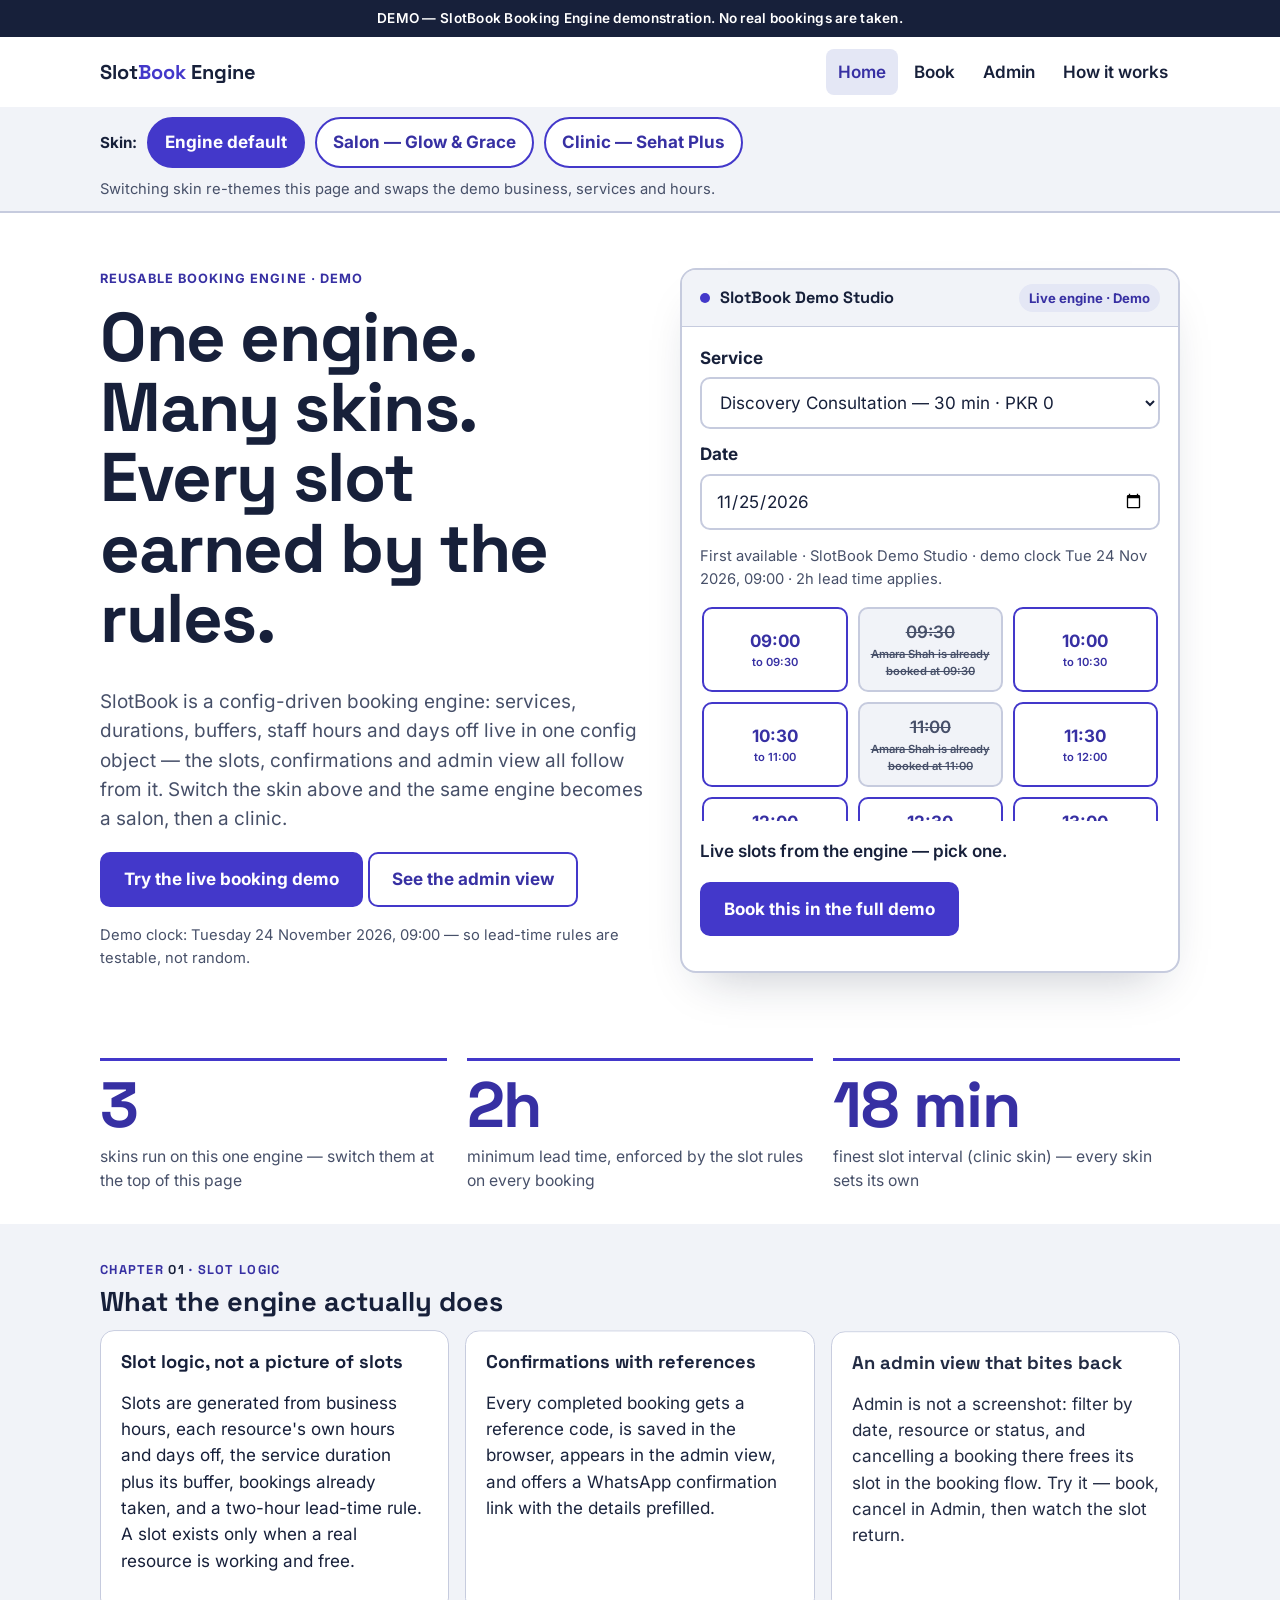
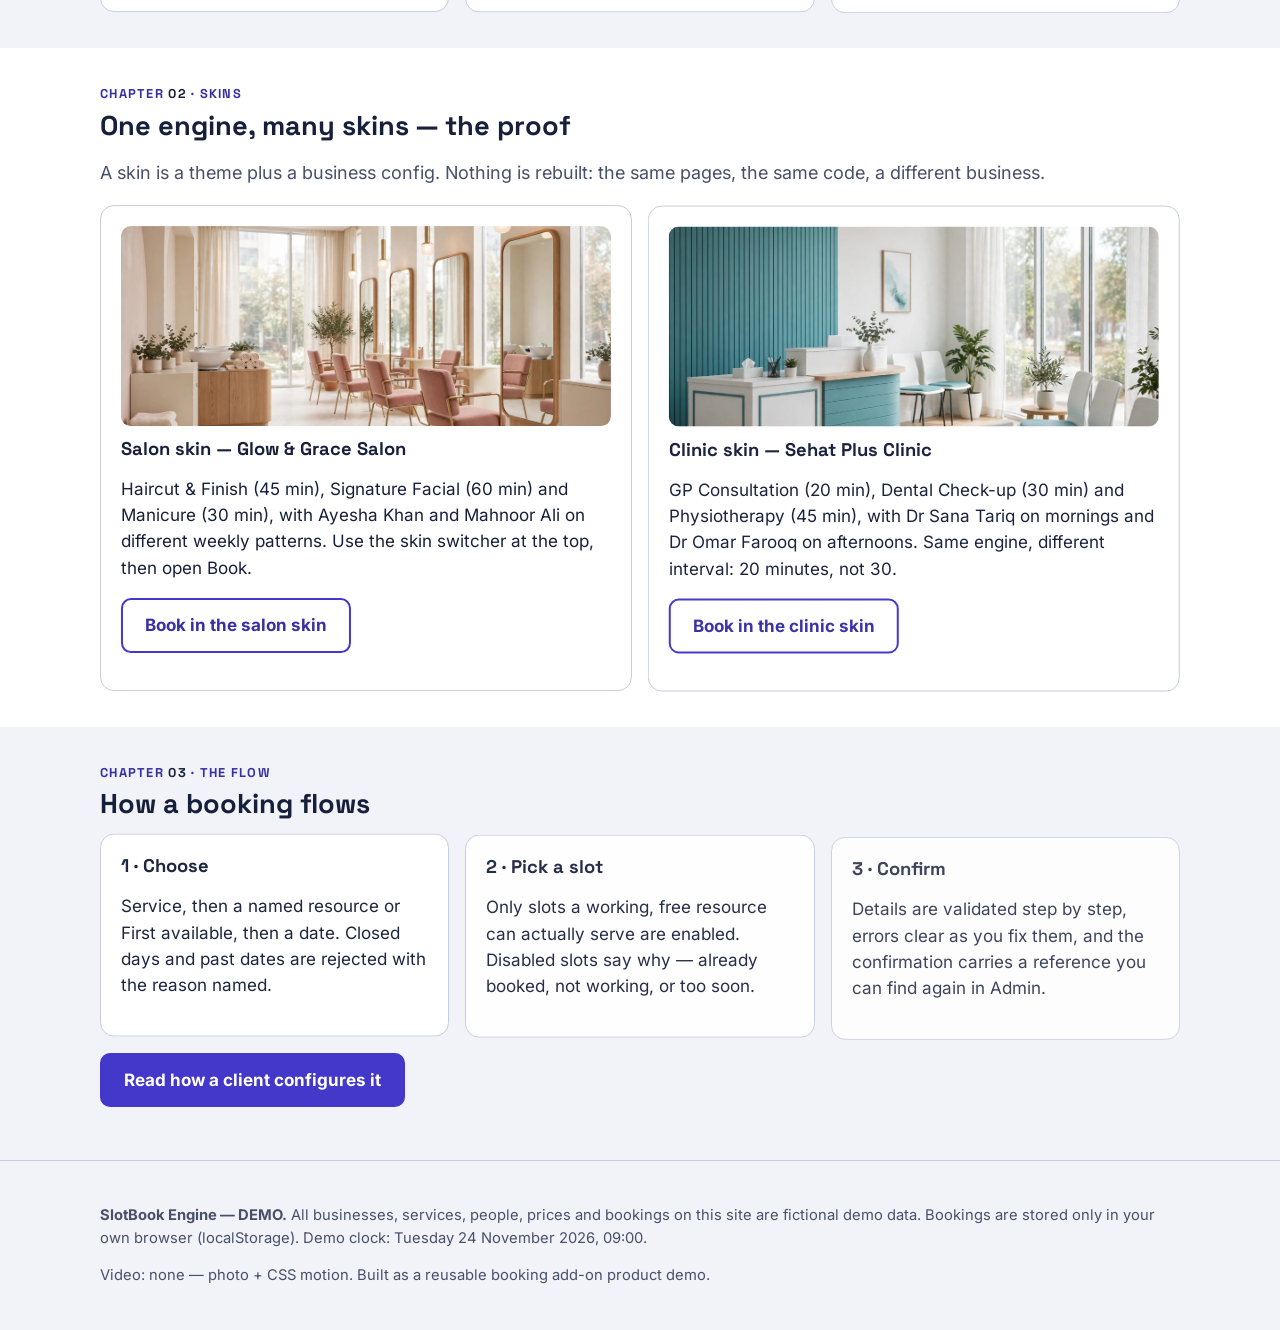
<file: index.html>
<!DOCTYPE html><html lang="en" data-skin="engine"><head><meta charset="utf-8"><meta name="viewport" content="width=device-width,initial-scale=1"><title>SlotBook Booking Engine — Demo | One engine, many skins</title><meta name="description" content="Reusable skinnable booking engine demo: calendar slots, confirmations and admin view with demo data only."><link rel="stylesheet" href="assets/fonts/fonts.css"><link rel="stylesheet" href="css/style.css"><link rel="stylesheet" href="assets/vendor/lenis.css"><link rel="stylesheet" href="css/premium.css"><link rel="icon" href="assets/favicon.svg"><script type="application/ld+json">{"@context":"https://schema.org","@type":"SoftwareApplication","name":"SlotBook Booking Engine (Demo)","applicationCategory":"BusinessApplication","operatingSystem":"Web","description":"Reusable, skinnable booking engine demo with slot logic, confirmations and an admin view. Demo data only."}</script></head><body><a class="skip-link" href="#main">Skip to content</a><div class="ribbon">DEMO — SlotBook Booking Engine demonstration. No real bookings are taken.</div><header class="site"><div class="wrap head-in"><a class="logo" href="index.html">Slot<span>Book</span> Engine</a><nav class="main" aria-label="Main"><a href="index.html" aria-current="page">Home</a><a href="book.html">Book</a><a href="admin.html">Admin</a><a href="docs.html">How it works</a></nav></div><div class="skinbar"><div class="wrap skinbar-in"><strong>Skin:</strong><button class="skin-btn" data-skin-btn="engine" aria-pressed="true">Engine default</button><button class="skin-btn" data-skin-btn="salon" aria-pressed="false">Salon — Glow &amp; Grace</button><button class="skin-btn" data-skin-btn="clinic" aria-pressed="false">Clinic — Sehat Plus</button><span class="hint">Switching skin re-themes this page and swaps the demo business, services and hours.</span></div></div></header><main id="main">
<section class="hero"><div class="wrap hero-grid"><div><p class="eyebrow">Reusable booking engine · Demo</p><h1>One engine. Many skins. Every slot earned by the rules.</h1><p class="lead">SlotBook is a config-driven booking engine: services, durations, buffers, staff hours and days off live in one config object — the slots, confirmations and admin view all follow from it. Switch the skin above and the same engine becomes a salon, then a clinic.</p><p><a class="btn" href="book.html">Try the live booking demo</a> <a class="btn secondary" href="admin.html">See the admin view</a></p><p class="hint">Demo clock: Tuesday 24 November 2026, 09:00 — so lead-time rules are testable, not random.</p></div><div class="mini-book" aria-label="Live mini booking demo"><div class="mb-head"><span class="mb-dot" aria-hidden="true"></span><strong data-mb-biz>SlotBook Demo Studio</strong><span class="pill">Live engine · Demo</span></div><div class="mb-body"><div class="field"><label for="mb-service">Service</label><select id="mb-service" data-mb-service></select></div><div class="field"><label for="mb-date">Date</label><input id="mb-date" data-mb-date type="date" value="2026-11-25"></div><p class="hint" data-mb-note>First available · demo clock Tue 24 Nov 2026, 09:00.</p><div class="slots mb-slots" data-mb-slots></div><p class="mb-summary" data-mb-summary aria-live="polite">Pick a service and a date — live slots from the real engine appear here.</p><p><a class="btn" href="book.html">Book this in the full demo</a></p></div><noscript><p class="hint" style="padding:0 18px 16px">JavaScript is off, so the live mini-booking cannot run in the hero — the full booking demo is on the <a href="book.html">Book page</a>.</p></noscript></div></div></section>
<section class="stats-band"><div class="wrap stats-grid"><div class="stat"><span class="stat-num"><span data-count="3">3</span></span><span class="stat-label">skins run on this one engine — switch them at the top of this page</span></div><div class="stat"><span class="stat-num"><span data-count="2">2</span>h</span><span class="stat-label">minimum lead time, enforced by the slot rules on every booking</span></div><div class="stat"><span class="stat-num"><span data-count="20">20</span> min</span><span class="stat-label">finest slot interval (clinic skin) — every skin sets its own</span></div></div></section>
<section class="band" data-chapter><div class="wrap"><p class="chapter">Chapter <b>01</b> · Slot logic</p><h2>What the engine actually does</h2><div class="grid c3"><article class="card"><h3>Slot logic, not a picture of slots</h3><p>Slots are generated from business hours, each resource's own hours and days off, the service duration plus its buffer, bookings already taken, and a two-hour lead-time rule. A slot exists only when a real resource is working and free.</p></article><article class="card"><h3>Confirmations with references</h3><p>Every completed booking gets a reference code, is saved in the browser, appears in the admin view, and offers a WhatsApp confirmation link with the details prefilled.</p></article><article class="card"><h3>An admin view that bites back</h3><p>Admin is not a screenshot: filter by date, resource or status, and cancelling a booking there frees its slot in the booking flow. Try it — book, cancel in Admin, then watch the slot return.</p></article></div></div></section>
<section data-chapter><div class="wrap"><p class="chapter">Chapter <b>02</b> · Skins</p><h2>One engine, many skins — the proof</h2><p class="lead">A skin is a theme plus a business config. Nothing is rebuilt: the same pages, the same code, a different business.</p><div class="grid c2"><article class="card"><img src="assets/skin-salon.jpg" alt="Salon interior in rose and cream tones"><h3>Salon skin — <span data-biz-salon>Glow &amp; Grace Salon</span></h3><p>Haircut &amp; Finish (45 min), Signature Facial (60 min) and Manicure (30 min), with Ayesha Khan and Mahnoor Ali on different weekly patterns. Use the skin switcher at the top, then open Book.</p><p><a class="btn secondary" href="book.html">Book in the salon skin</a></p></article><article class="card"><img src="assets/skin-clinic.jpg" alt="Clinic reception in teal and white tones"><h3>Clinic skin — Sehat Plus Clinic</h3><p>GP Consultation (20 min), Dental Check-up (30 min) and Physiotherapy (45 min), with Dr Sana Tariq on mornings and Dr Omar Farooq on afternoons. Same engine, different interval: 20 minutes, not 30.</p><p><a class="btn secondary" href="book.html">Book in the clinic skin</a></p></article></div></div></section>
<section class="band" data-chapter><div class="wrap"><p class="chapter">Chapter <b>03</b> · The flow</p><h2>How a booking flows</h2><div class="grid c3"><article class="card"><h3>1 · Choose</h3><p>Service, then a named resource or First available, then a date. Closed days and past dates are rejected with the reason named.</p></article><article class="card"><h3>2 · Pick a slot</h3><p>Only slots a working, free resource can actually serve are enabled. Disabled slots say why — already booked, not working, or too soon.</p></article><article class="card"><h3>3 · Confirm</h3><p>Details are validated step by step, errors clear as you fix them, and the confirmation carries a reference you can find again in Admin.</p></article></div><p><a class="btn" href="docs.html">Read how a client configures it</a></p></div></section>
</main><footer><div class="wrap"><p><strong>SlotBook Engine — DEMO.</strong> All businesses, services, people, prices and bookings on this site are fictional demo data. Bookings are stored only in your own browser (localStorage). Demo clock: Tuesday 24 November 2026, 09:00.</p><p>Video: none — photo + CSS motion. Built as a reusable booking add-on product demo.</p></div></footer><script src="js/logic.js"></script><script src="js/app.js"></script><script defer src="assets/vendor/gsap.min.js"></script><script defer src="assets/vendor/ScrollTrigger.min.js"></script><script defer src="assets/vendor/lenis.min.js"></script><script defer src="js/premium.js"></script></body></html>
</file>
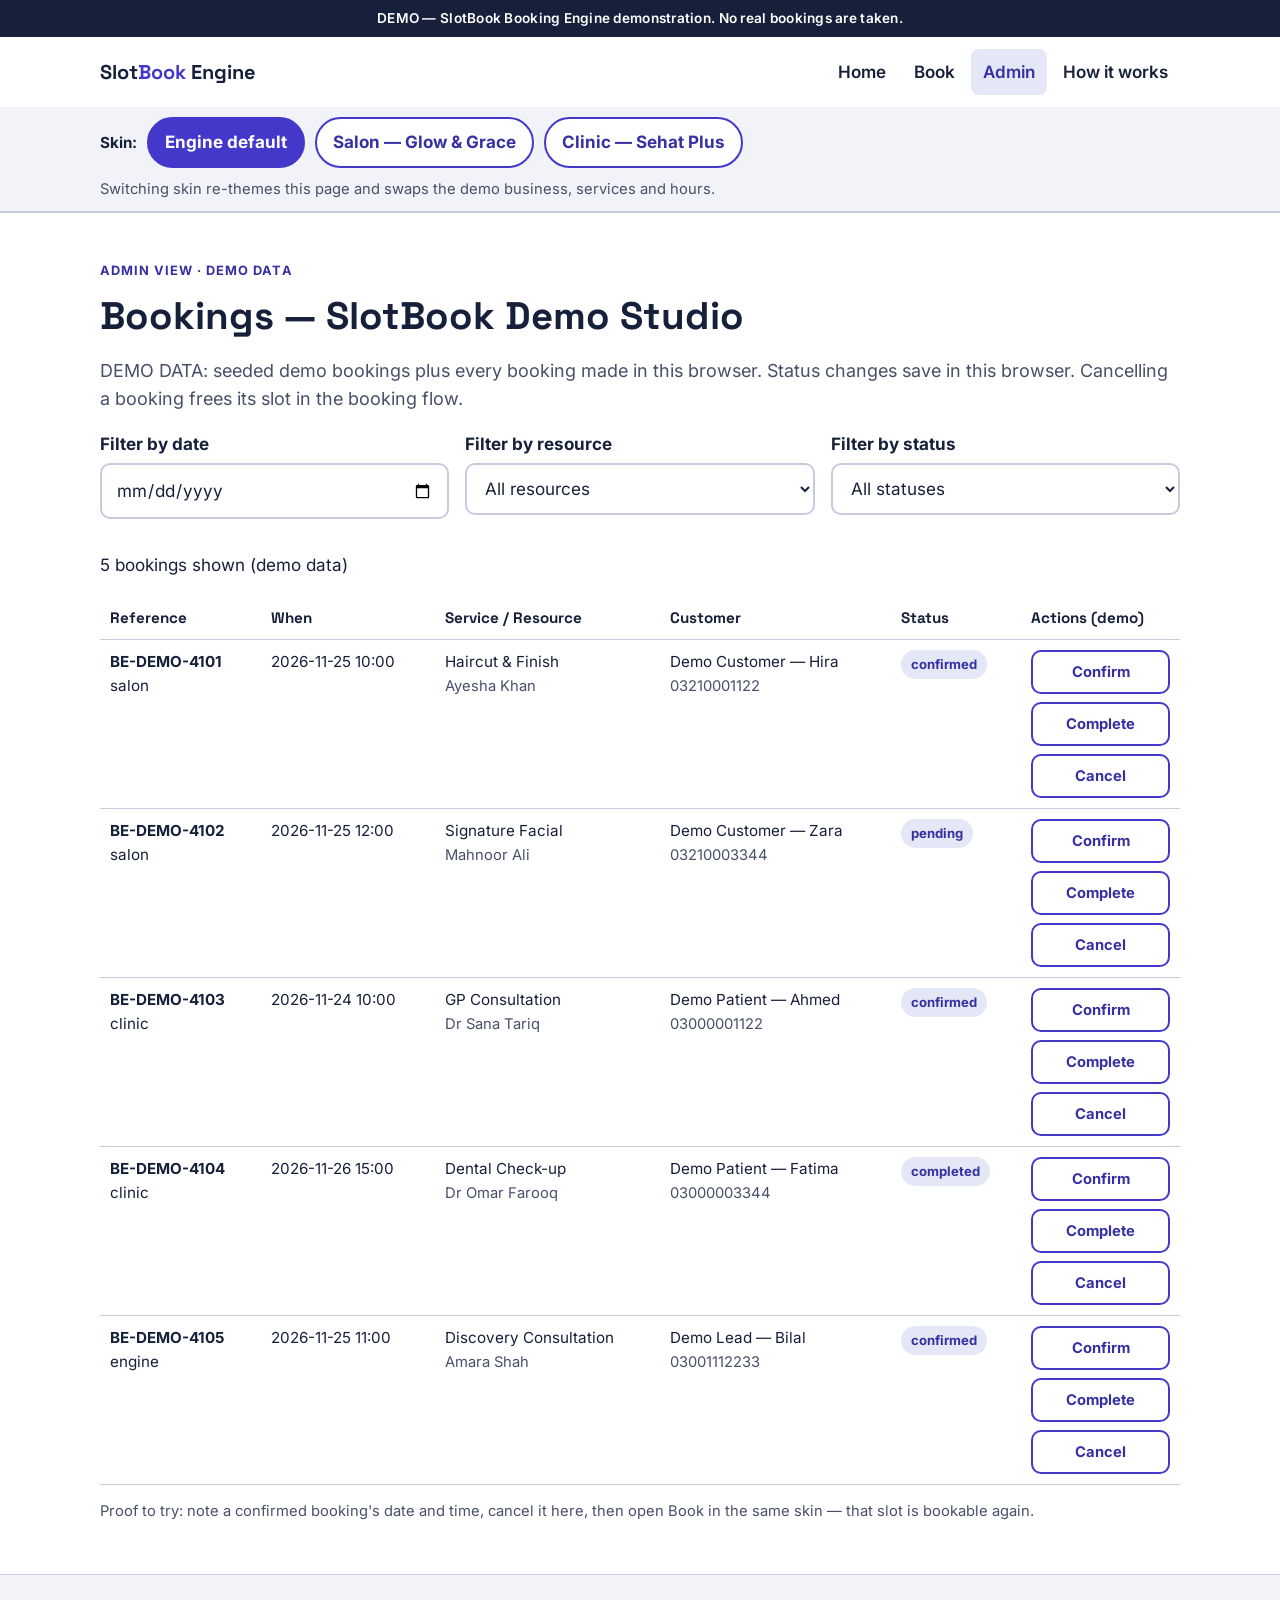
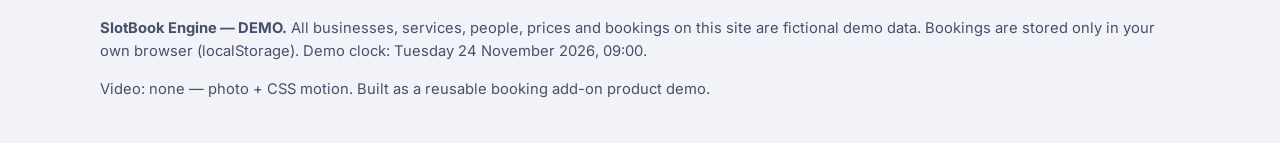
<file: admin.html>
<!DOCTYPE html><html lang="en" data-skin="engine"><head><meta charset="utf-8"><meta name="viewport" content="width=device-width,initial-scale=1"><title>Admin — SlotBook Engine Demo (Demo Data)</title><meta name="description" content="Demo admin view for the SlotBook booking engine: filter bookings and change status. All data is demo data."><link rel="stylesheet" href="assets/fonts/fonts.css"><link rel="stylesheet" href="css/style.css"><link rel="icon" href="assets/favicon.svg"></head><body><a class="skip-link" href="#main">Skip to content</a><div class="ribbon">DEMO — SlotBook Booking Engine demonstration. No real bookings are taken.</div><header class="site"><div class="wrap head-in"><a class="logo" href="index.html">Slot<span>Book</span> Engine</a><nav class="main" aria-label="Main"><a href="index.html">Home</a><a href="book.html">Book</a><a href="admin.html" aria-current="page">Admin</a><a href="docs.html">How it works</a></nav></div><div class="skinbar"><div class="wrap skinbar-in"><strong>Skin:</strong><button class="skin-btn" data-skin-btn="engine" aria-pressed="true">Engine default</button><button class="skin-btn" data-skin-btn="salon" aria-pressed="false">Salon — Glow &amp; Grace</button><button class="skin-btn" data-skin-btn="clinic" aria-pressed="false">Clinic — Sehat Plus</button><span class="hint">Switching skin re-themes this page and swaps the demo business, services and hours.</span></div></div></header><main id="main">
<section><div class="wrap"><p class="eyebrow">Admin view · Demo data</p><h1>Bookings — <span data-biz-name>SlotBook Demo Studio</span></h1><p class="lead">DEMO DATA: seeded demo bookings plus every booking made in this browser. Status changes save in this browser. Cancelling a booking frees its slot in the booking flow.</p>
<div class="grid c3"><div class="field"><label for="f-date">Filter by date</label><input type="date" id="f-date" data-f-date></div><div class="field"><label for="f-resource">Filter by resource</label><select id="f-resource" data-f-resource><option value="">All resources</option></select></div><div class="field"><label for="f-status">Filter by status</label><select id="f-status" data-f-status><option value="">All statuses</option><option value="pending">Pending</option><option value="confirmed">Confirmed</option><option value="completed">Completed</option><option value="cancelled">Cancelled</option></select></div></div>
<p aria-live="polite" data-admin-count></p><div class="table-scroll"><table class="bookings-table"><thead><tr><th>Reference</th><th>When</th><th>Service / Resource</th><th>Customer</th><th>Status</th><th>Actions (demo)</th></tr></thead><tbody data-admin-rows></tbody></table></div>
<p class="hint">Proof to try: note a confirmed booking's date and time, cancel it here, then open Book in the same skin — that slot is bookable again.</p></div></section>
</main><footer><div class="wrap"><p><strong>SlotBook Engine — DEMO.</strong> All businesses, services, people, prices and bookings on this site are fictional demo data. Bookings are stored only in your own browser (localStorage). Demo clock: Tuesday 24 November 2026, 09:00.</p><p>Video: none — photo + CSS motion. Built as a reusable booking add-on product demo.</p></div></footer><script src="js/logic.js"></script><script src="js/app.js"></script><script src="js/admin.js"></script></body></html>
</file>
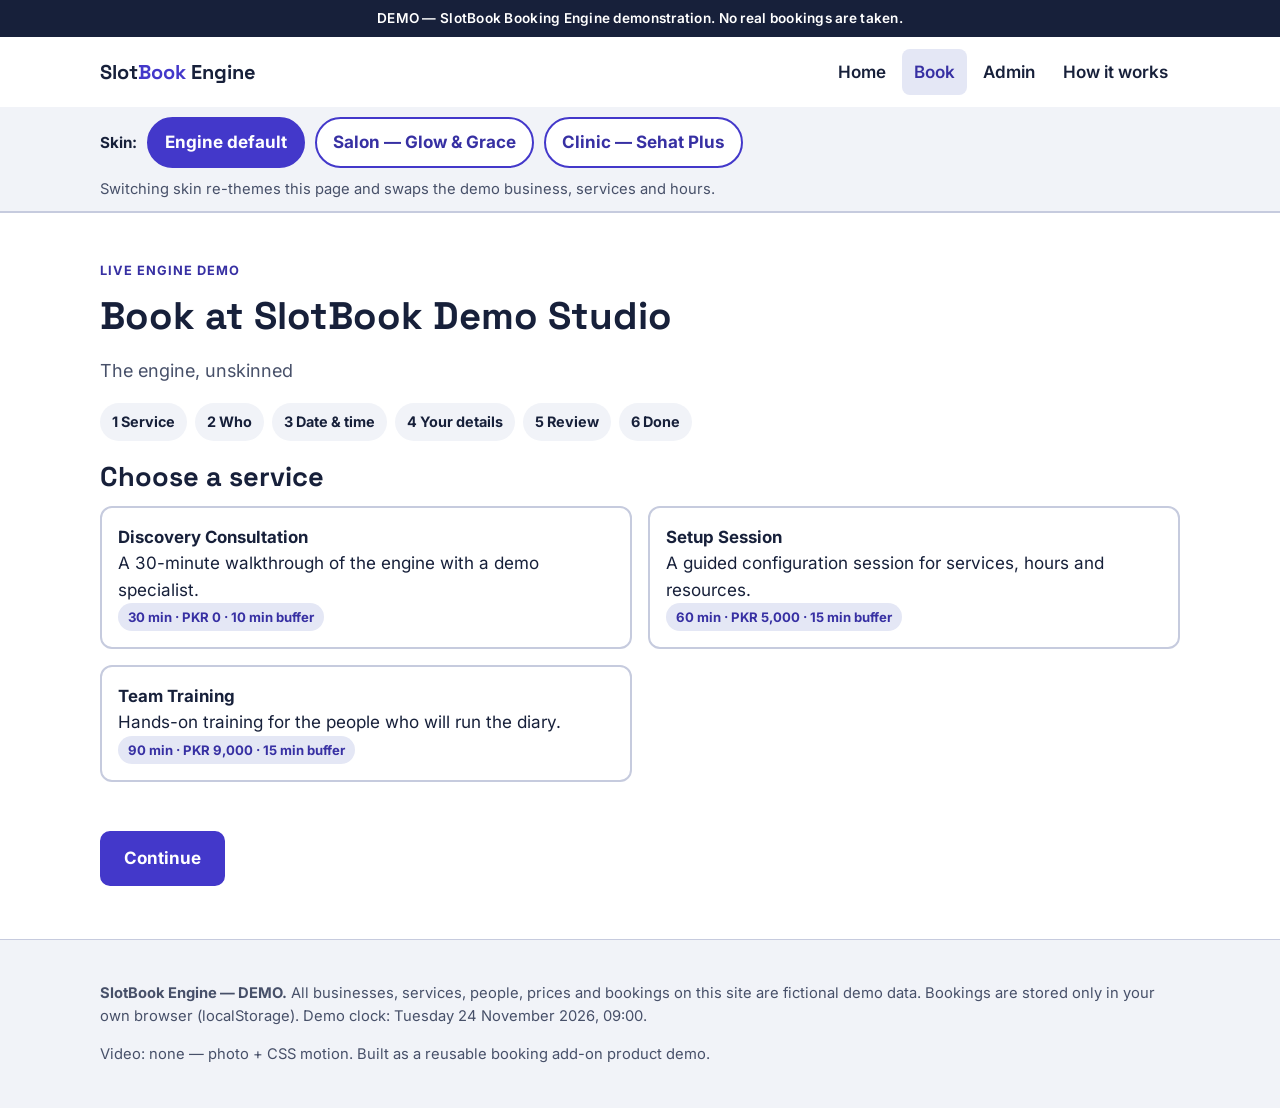
<file: book.html>
<!DOCTYPE html><html lang="en" data-skin="engine"><head><meta charset="utf-8"><meta name="viewport" content="width=device-width,initial-scale=1"><title>Book — SlotBook Engine Demo</title><meta name="description" content="Book through the SlotBook engine demo: service, resource, date, slot, details, review and confirmation. Demo data only."><link rel="stylesheet" href="assets/fonts/fonts.css"><link rel="stylesheet" href="css/style.css"><link rel="icon" href="assets/favicon.svg"></head><body><a class="skip-link" href="#main">Skip to content</a><div class="ribbon">DEMO — SlotBook Booking Engine demonstration. No real bookings are taken.</div><header class="site"><div class="wrap head-in"><a class="logo" href="index.html">Slot<span>Book</span> Engine</a><nav class="main" aria-label="Main"><a href="index.html">Home</a><a href="book.html" aria-current="page">Book</a><a href="admin.html">Admin</a><a href="docs.html">How it works</a></nav></div><div class="skinbar"><div class="wrap skinbar-in"><strong>Skin:</strong><button class="skin-btn" data-skin-btn="engine" aria-pressed="true">Engine default</button><button class="skin-btn" data-skin-btn="salon" aria-pressed="false">Salon — Glow &amp; Grace</button><button class="skin-btn" data-skin-btn="clinic" aria-pressed="false">Clinic — Sehat Plus</button><span class="hint">Switching skin re-themes this page and swaps the demo business, services and hours.</span></div></div></header><main id="main">
<section><div class="wrap"><p class="eyebrow">Live engine demo</p><h1>Book at <span data-biz-name>SlotBook Demo Studio</span></h1><p class="lead" data-biz-tag>The engine, unskinned</p>
<div class="steps" aria-hidden="true"><span>1 Service</span><span>2 Who</span><span>3 Date &amp; time</span><span>4 Your details</span><span>5 Review</span><span>6 Done</span></div>
<div class="step-panel on" data-step="1"><h2>Choose a service</h2><div class="grid c2" data-services></div><p class="err" data-step-error="1" role="alert"></p><p><button class="btn" data-next>Continue</button></p></div>
<div class="step-panel" data-step="2"><h2>Who would you like?</h2><div class="grid c2" data-resources></div><p class="err" data-step-error="2" role="alert"></p><p><button class="btn secondary" data-back>Back</button> <button class="btn" data-next>Continue</button></p></div>
<div class="step-panel" data-step="3"><h2>Date &amp; time</h2><div class="field"><label for="bk-date">Choose a date</label><input type="date" id="bk-date" data-date></div><p class="hint" data-slot-note>Pick a date to see slots.</p><div class="slots" data-slots></div><p class="err" data-step-error="3" role="alert"></p><p><button class="btn secondary" data-back>Back</button> <button class="btn" data-next>Continue</button></p></div>
<div class="step-panel" data-step="4"><h2>Your details</h2><div class="field"><label for="bk-name">Full name</label><input id="bk-name" data-name autocomplete="name" placeholder="e.g. Fatima Khan"><p class="err" data-error-for="name"></p></div><div class="field"><label for="bk-phone">Mobile number</label><input id="bk-phone" data-phone autocomplete="tel" placeholder="e.g. 0321 1234567"><p class="err" data-error-for="phone"></p></div><div class="field"><label for="bk-notes">Notes (optional)</label><textarea id="bk-notes" data-notes placeholder="Anything the business should know?"></textarea></div><p><button class="btn secondary" data-back>Back</button> <button class="btn" data-next>Review booking</button></p></div>
<div class="step-panel" data-step="5"><h2>Review your booking</h2><div class="card" data-review></div><p class="hint">Demo only — confirming saves the booking in this browser and shows it in Admin. No real appointment is made.</p><p><button class="btn secondary" data-back>Back</button> <button class="btn" data-confirm>Confirm booking</button></p></div>
<div class="step-panel" data-step="6"><div class="card" data-confirmation hidden></div></div>
</div></section>
</main><footer><div class="wrap"><p><strong>SlotBook Engine — DEMO.</strong> All businesses, services, people, prices and bookings on this site are fictional demo data. Bookings are stored only in your own browser (localStorage). Demo clock: Tuesday 24 November 2026, 09:00.</p><p>Video: none — photo + CSS motion. Built as a reusable booking add-on product demo.</p></div></footer><script src="js/logic.js"></script><script src="js/app.js"></script><script src="js/book.js"></script></body></html>
</file>
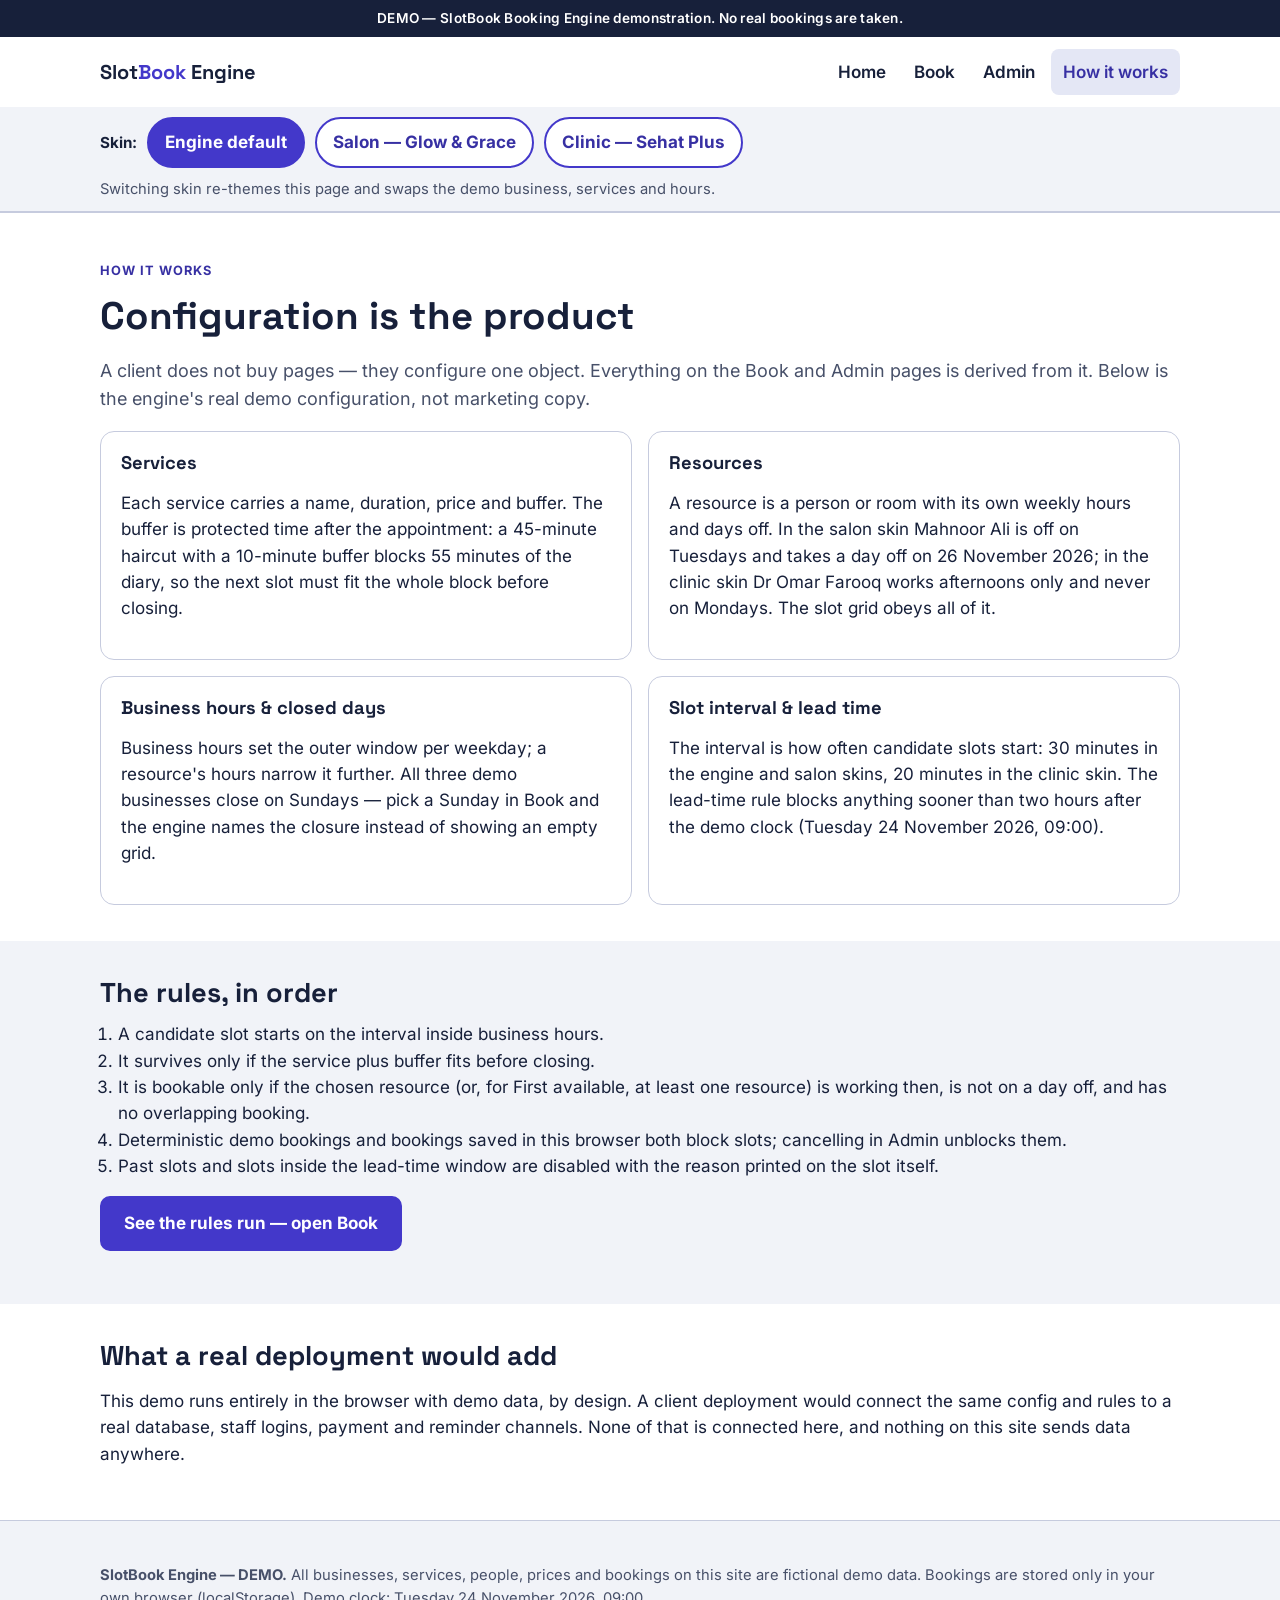
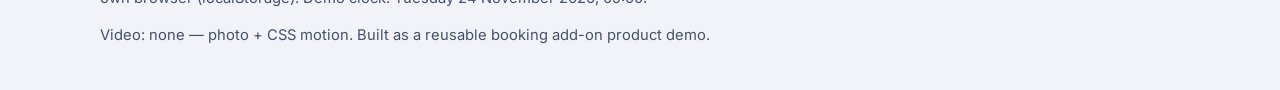
<file: docs.html>
<!DOCTYPE html><html lang="en" data-skin="engine"><head><meta charset="utf-8"><meta name="viewport" content="width=device-width,initial-scale=1"><title>How it works — SlotBook Engine Demo</title><meta name="description" content="How a client configures the SlotBook booking engine: services, resources, hours, buffers and lead-time rules, shown from the live demo config."><link rel="stylesheet" href="assets/fonts/fonts.css"><link rel="stylesheet" href="css/style.css"><link rel="icon" href="assets/favicon.svg"></head><body><a class="skip-link" href="#main">Skip to content</a><div class="ribbon">DEMO — SlotBook Booking Engine demonstration. No real bookings are taken.</div><header class="site"><div class="wrap head-in"><a class="logo" href="index.html">Slot<span>Book</span> Engine</a><nav class="main" aria-label="Main"><a href="index.html">Home</a><a href="book.html">Book</a><a href="admin.html">Admin</a><a href="docs.html" aria-current="page">How it works</a></nav></div><div class="skinbar"><div class="wrap skinbar-in"><strong>Skin:</strong><button class="skin-btn" data-skin-btn="engine" aria-pressed="true">Engine default</button><button class="skin-btn" data-skin-btn="salon" aria-pressed="false">Salon — Glow &amp; Grace</button><button class="skin-btn" data-skin-btn="clinic" aria-pressed="false">Clinic — Sehat Plus</button><span class="hint">Switching skin re-themes this page and swaps the demo business, services and hours.</span></div></div></header><main id="main">
<section><div class="wrap"><p class="eyebrow">How it works</p><h1>Configuration is the product</h1><p class="lead">A client does not buy pages — they configure one object. Everything on the Book and Admin pages is derived from it. Below is the engine's real demo configuration, not marketing copy.</p>
<div class="grid c2"><article class="card"><h3>Services</h3><p>Each service carries a name, duration, price and buffer. The buffer is protected time after the appointment: a 45-minute haircut with a 10-minute buffer blocks 55 minutes of the diary, so the next slot must fit the whole block before closing.</p></article><article class="card"><h3>Resources</h3><p>A resource is a person or room with its own weekly hours and days off. In the salon skin Mahnoor Ali is off on Tuesdays and takes a day off on 26 November 2026; in the clinic skin Dr Omar Farooq works afternoons only and never on Mondays. The slot grid obeys all of it.</p></article><article class="card"><h3>Business hours &amp; closed days</h3><p>Business hours set the outer window per weekday; a resource's hours narrow it further. All three demo businesses close on Sundays — pick a Sunday in Book and the engine names the closure instead of showing an empty grid.</p></article><article class="card"><h3>Slot interval &amp; lead time</h3><p>The interval is how often candidate slots start: 30 minutes in the engine and salon skins, 20 minutes in the clinic skin. The lead-time rule blocks anything sooner than two hours after the demo clock (Tuesday 24 November 2026, 09:00).</p></article></div></div></section>
<section class="band"><div class="wrap"><h2>The rules, in order</h2><ol><li>A candidate slot starts on the interval inside business hours.</li><li>It survives only if the service plus buffer fits before closing.</li><li>It is bookable only if the chosen resource (or, for First available, at least one resource) is working then, is not on a day off, and has no overlapping booking.</li><li>Deterministic demo bookings and bookings saved in this browser both block slots; cancelling in Admin unblocks them.</li><li>Past slots and slots inside the lead-time window are disabled with the reason printed on the slot itself.</li></ol><p><a class="btn" href="book.html">See the rules run — open Book</a></p></div></section>
<section><div class="wrap"><h2>What a real deployment would add</h2><p>This demo runs entirely in the browser with demo data, by design. A client deployment would connect the same config and rules to a real database, staff logins, payment and reminder channels. None of that is connected here, and nothing on this site sends data anywhere.</p></div></section>
</main><footer><div class="wrap"><p><strong>SlotBook Engine — DEMO.</strong> All businesses, services, people, prices and bookings on this site are fictional demo data. Bookings are stored only in your own browser (localStorage). Demo clock: Tuesday 24 November 2026, 09:00.</p><p>Video: none — photo + CSS motion. Built as a reusable booking add-on product demo.</p></div></footer><script src="js/logic.js"></script><script src="js/app.js"></script></body></html>
</file>
<file: assets/fonts/fonts.css>
/* Self-hosted webfonts (Google Fonts, OFL) — downloaded 2026-11-22.
   Replaces the fonts.googleapis.com stylesheet so the design renders
   identically with or without external network access. */
/* latin */
@font-face {
  font-family: 'Inter';
  font-style: normal;
  font-weight: 400;
  font-display: swap;
  src: url(./inter-normal-latin-56724408.woff2) format('woff2');
  unicode-range: U+0000-00FF, U+0131, U+0152-0153, U+02BB-02BC, U+02C6, U+02DA, U+02DC, U+0304, U+0308, U+0329, U+2000-206F, U+20AC, U+2122, U+2191, U+2193, U+2212, U+2215, U+FEFF, U+FFFD;
}
/* latin-ext */
@font-face {
  font-family: 'Inter';
  font-style: normal;
  font-weight: 400;
  font-display: swap;
  src: url(./inter-normal-latin-ext-39529051.woff2) format('woff2');
  unicode-range: U+0100-02BA, U+02BD-02C5, U+02C7-02CC, U+02CE-02D7, U+02DD-02FF, U+0304, U+0308, U+0329, U+1D00-1DBF, U+1E00-1E9F, U+1EF2-1EFF, U+2020, U+20A0-20AB, U+20AD-20C4, U+2113, U+2C60-2C7F, U+A720-A7FF;
}
/* latin */
@font-face {
  font-family: 'Inter';
  font-style: normal;
  font-weight: 600;
  font-display: swap;
  src: url(./inter-normal-latin-56724408.woff2) format('woff2');
  unicode-range: U+0000-00FF, U+0131, U+0152-0153, U+02BB-02BC, U+02C6, U+02DA, U+02DC, U+0304, U+0308, U+0329, U+2000-206F, U+20AC, U+2122, U+2191, U+2193, U+2212, U+2215, U+FEFF, U+FFFD;
}
/* latin-ext */
@font-face {
  font-family: 'Inter';
  font-style: normal;
  font-weight: 600;
  font-display: swap;
  src: url(./inter-normal-latin-ext-39529051.woff2) format('woff2');
  unicode-range: U+0100-02BA, U+02BD-02C5, U+02C7-02CC, U+02CE-02D7, U+02DD-02FF, U+0304, U+0308, U+0329, U+1D00-1DBF, U+1E00-1E9F, U+1EF2-1EFF, U+2020, U+20A0-20AB, U+20AD-20C4, U+2113, U+2C60-2C7F, U+A720-A7FF;
}
/* latin */
@font-face {
  font-family: 'Inter';
  font-style: normal;
  font-weight: 700;
  font-display: swap;
  src: url(./inter-normal-latin-56724408.woff2) format('woff2');
  unicode-range: U+0000-00FF, U+0131, U+0152-0153, U+02BB-02BC, U+02C6, U+02DA, U+02DC, U+0304, U+0308, U+0329, U+2000-206F, U+20AC, U+2122, U+2191, U+2193, U+2212, U+2215, U+FEFF, U+FFFD;
}
/* latin-ext */
@font-face {
  font-family: 'Inter';
  font-style: normal;
  font-weight: 700;
  font-display: swap;
  src: url(./inter-normal-latin-ext-39529051.woff2) format('woff2');
  unicode-range: U+0100-02BA, U+02BD-02C5, U+02C7-02CC, U+02CE-02D7, U+02DD-02FF, U+0304, U+0308, U+0329, U+1D00-1DBF, U+1E00-1E9F, U+1EF2-1EFF, U+2020, U+20A0-20AB, U+20AD-20C4, U+2113, U+2C60-2C7F, U+A720-A7FF;
}
/* latin */
@font-face {
  font-family: 'Space Grotesk';
  font-style: normal;
  font-weight: 600;
  font-display: swap;
  src: url(./space-grotesk-normal-latin-ecea81d5.woff2) format('woff2');
  unicode-range: U+0000-00FF, U+0131, U+0152-0153, U+02BB-02BC, U+02C6, U+02DA, U+02DC, U+0304, U+0308, U+0329, U+2000-206F, U+20AC, U+2122, U+2191, U+2193, U+2212, U+2215, U+FEFF, U+FFFD;
}
/* latin-ext */
@font-face {
  font-family: 'Space Grotesk';
  font-style: normal;
  font-weight: 600;
  font-display: swap;
  src: url(./space-grotesk-normal-latin-ext-611be241.woff2) format('woff2');
  unicode-range: U+0100-02BA, U+02BD-02C5, U+02C7-02CC, U+02CE-02D7, U+02DD-02FF, U+0304, U+0308, U+0329, U+1D00-1DBF, U+1E00-1E9F, U+1EF2-1EFF, U+2020, U+20A0-20AB, U+20AD-20C4, U+2113, U+2C60-2C7F, U+A720-A7FF;
}
/* latin */
@font-face {
  font-family: 'Space Grotesk';
  font-style: normal;
  font-weight: 700;
  font-display: swap;
  src: url(./space-grotesk-normal-latin-ecea81d5.woff2) format('woff2');
  unicode-range: U+0000-00FF, U+0131, U+0152-0153, U+02BB-02BC, U+02C6, U+02DA, U+02DC, U+0304, U+0308, U+0329, U+2000-206F, U+20AC, U+2122, U+2191, U+2193, U+2212, U+2215, U+FEFF, U+FFFD;
}
/* latin-ext */
@font-face {
  font-family: 'Space Grotesk';
  font-style: normal;
  font-weight: 700;
  font-display: swap;
  src: url(./space-grotesk-normal-latin-ext-611be241.woff2) format('woff2');
  unicode-range: U+0100-02BA, U+02BD-02C5, U+02C7-02CC, U+02CE-02D7, U+02DD-02FF, U+0304, U+0308, U+0329, U+1D00-1DBF, U+1E00-1E9F, U+1EF2-1EFF, U+2020, U+20A0-20AB, U+20AD-20C4, U+2113, U+2C60-2C7F, U+A720-A7FF;
}
</file>
<file: css/style.css>
:root,html[data-skin="engine"]{--bg:#FFF;--surface:#F1F3F8;--tint:#E4E7F5;--line:#C6CBDE;--ink:#17203A;--muted:#475069;--accent:#4338CA;--accent-dark:#3730A3;--on-accent:#FFF}
html[data-skin="salon"]{--bg:#FFF9F7;--surface:#FBEFF3;--tint:#F6DCE6;--line:#DFB9C8;--ink:#2B1A20;--muted:#5C4450;--accent:#9D174D;--accent-dark:#831843;--on-accent:#FFF}
html[data-skin="clinic"]{--bg:#FFF;--surface:#EDF6F4;--tint:#D3EAE5;--line:#A9CCC5;--ink:#12312E;--muted:#3F5B57;--accent:#0F766E;--accent-dark:#115E59;--on-accent:#FFF}
*{box-sizing:border-box}html{scroll-behavior:smooth}body{margin:0;font-family:'Inter',system-ui,sans-serif;background:var(--bg);color:var(--ink);font-size:17px;line-height:1.55}
h1,h2,h3{font-family:'Space Grotesk',sans-serif;line-height:1.15;margin:0 0 .5em}h1{font-size:2.4rem}h2{font-size:1.7rem}h3{font-size:1.15rem}
a{color:var(--accent-dark)}img{max-width:100%;display:block}
ol{margin:0;padding-left:1.15rem}
.wrap{max-width:1120px;margin:0 auto;padding:0 20px}.skip-link{position:absolute;left:-999px;top:0;background:var(--ink);color:#fff;padding:10px 16px;z-index:99}.skip-link:focus{left:8px;top:8px}
:focus-visible{outline:3px solid var(--accent);outline-offset:2px}
.ribbon{background:var(--ink);color:#fff;text-align:center;font-size:.85rem;padding:8px 12px;font-weight:600;letter-spacing:.02em}
header.site{border-bottom:1px solid var(--line);background:var(--bg);position:sticky;top:0;z-index:20}
.head-in{display:flex;flex-wrap:wrap;gap:12px;align-items:center;justify-content:space-between;padding-block:12px}
.logo{font-family:'Space Grotesk';font-weight:700;font-size:1.25rem;color:var(--ink);text-decoration:none}.logo span{color:var(--accent)}
nav.main{display:flex;gap:4px;flex-wrap:wrap}nav.main a{padding:10px 12px;min-height:44px;display:inline-flex;align-items:center;color:var(--ink);text-decoration:none;border-radius:8px;font-weight:600}nav.main a[aria-current]{background:var(--tint);color:var(--accent-dark)}
.skinbar{background:var(--surface);border-bottom:1px solid var(--line);padding:10px 0}.skinbar-in{display:flex;flex-wrap:wrap;gap:10px;align-items:center}.skinbar strong{font-size:.95rem}
.skin-btn{min-height:44px;padding:10px 16px;border:2px solid var(--accent);background:var(--bg);color:var(--accent-dark);border-radius:999px;font:inherit;font-weight:700;cursor:pointer}.skin-btn[aria-pressed="true"]{background:var(--accent);color:var(--on-accent)}
.btn{display:inline-flex;align-items:center;justify-content:center;min-height:52px;padding:12px 22px;background:var(--accent);color:var(--on-accent);border:2px solid var(--accent);border-radius:10px;font:inherit;font-weight:700;text-decoration:none;cursor:pointer}.btn.secondary{background:var(--bg);color:var(--accent-dark)}.btn:disabled{opacity:.55;cursor:not-allowed}
.hero{padding:44px 0}.hero-grid{display:grid;grid-template-columns:1.05fr .95fr;gap:28px;align-items:center}.hero-grid>*{min-width:0}.hero img{border-radius:16px;width:100%;height:340px;object-fit:cover}
.eyebrow{color:var(--accent-dark);font-weight:700;text-transform:uppercase;letter-spacing:.08em;font-size:.8rem}.lead{font-size:1.12rem;color:var(--muted)}
.grid{display:grid;gap:16px}.grid.c3{grid-template-columns:repeat(3,1fr)}.grid.c2{grid-template-columns:repeat(2,1fr)}.grid>*{min-width:0}
.card{background:var(--bg);border:1px solid var(--line);border-radius:14px;padding:20px}.card img{border-radius:10px;height:200px;width:100%;object-fit:cover;margin-bottom:12px}
.pill{display:inline-block;background:var(--tint);color:var(--accent-dark);font-weight:700;font-size:.82rem;padding:4px 10px;border-radius:999px}
section{padding:36px 0}.band{background:var(--surface)}
table{width:100%;border-collapse:collapse;font-size:.95rem}th,td{text-align:left;padding:10px;border-bottom:1px solid var(--line);vertical-align:top}th{font-family:'Space Grotesk'}
.field{margin-bottom:16px}.field label{display:block;font-weight:700;margin-bottom:6px}
.field input,.field select,.field textarea{width:100%;min-height:52px;padding:12px 14px;font-size:16px;font:inherit;border:2px solid var(--line);border-radius:10px;background:var(--bg);color:var(--ink)}
.field textarea{min-height:96px}.err{color:#B3261E;font-size:.92rem;min-height:1.2em;font-weight:600}.hint{color:var(--muted);font-size:.92rem}
.pick{display:block;border:2px solid var(--line);border-radius:12px;padding:16px;cursor:pointer;background:var(--bg)}.pick:has(input:checked){border-color:var(--accent);background:var(--surface)}.pick:focus-within{outline:3px solid var(--accent);outline-offset:2px}.pick input{position:absolute;opacity:0;width:1px;height:1px}.pick strong{display:block;font-size:1.05rem}
.slots{display:grid;grid-template-columns:repeat(auto-fill,minmax(118px,1fr));gap:10px}.slot{min-height:52px;padding:10px 6px;border:2px solid var(--accent);border-radius:10px;background:var(--bg);color:var(--accent-dark);font:inherit;font-weight:700;cursor:pointer}.slot[aria-pressed="true"]{background:var(--accent);color:var(--on-accent)}.slot:disabled{border-color:var(--line);color:var(--muted);background:var(--surface);cursor:not-allowed;text-decoration:line-through;font-weight:600}
.slot small{display:block;font-size:.7rem;text-decoration:none;font-weight:600}
.steps{display:flex;gap:8px;flex-wrap:wrap;margin-bottom:20px}.steps span{padding:8px 12px;border-radius:999px;background:var(--surface);font-weight:700;font-size:.9rem}.steps span.on{background:var(--accent);color:var(--on-accent)}
.step-panel{display:none}.step-panel.on{display:block}
footer{border-top:1px solid var(--line);padding:28px 0;color:var(--muted);font-size:.92rem;background:var(--surface)}
.kbd-note{background:var(--tint);border-radius:10px;padding:14px}
@media(max-width:820px){.hero-grid,.grid.c3,.grid.c2{grid-template-columns:1fr}h1{font-size:1.9rem}.hero img{height:240px}table{font-size:.88rem}}
@media(prefers-reduced-motion:reduce){html{scroll-behavior:auto}*{animation:none!important;transition:none!important}}
.fade{animation:fade .45s ease}@keyframes fade{from{opacity:.4}to{opacity:1}}@media(prefers-reduced-motion:reduce){.fade{animation:none}}

/* Fix run 2026-11-21: admin table treatment + small buttons */
.btn.small{min-height:44px;padding:8px 14px;font-size:.92rem}
.c-when{white-space:nowrap}
.acts{display:flex;flex-direction:column;gap:8px;align-items:stretch}
.table-scroll{overflow-x:auto}
@media(max-width:640px){
  .table-scroll{overflow-x:visible}
  .bookings-table thead{display:none}
  .bookings-table,.bookings-table tbody,.bookings-table tr,.bookings-table td{display:block;width:100%}
  .bookings-table tr{border:1px solid var(--line);border-radius:12px;padding:12px 14px;margin-bottom:12px;background:var(--bg)}
  .bookings-table td{border-bottom:none;padding:5px 0;display:flex;justify-content:space-between;align-items:center;gap:16px;text-align:right}
  .bookings-table td::before{content:attr(data-th);font-family:'Space Grotesk';font-weight:700;text-align:left;color:var(--ink)}
  .bookings-table td.c-acts{display:block;text-align:left}
  .bookings-table td.c-acts::before{display:block;margin-bottom:8px}
  .bookings-table .acts{flex-direction:row;flex-wrap:wrap}
  .bookings-table td[colspan]{display:block;text-align:left}
  .bookings-table td[colspan]::before{content:none}
}
</file>
<file: assets/vendor/lenis.css>
html.lenis,
html.lenis body {
  height: auto;
}

.lenis:not(.lenis-autoToggle).lenis-stopped {
  overflow: clip;
}

.lenis [data-lenis-prevent],
.lenis [data-lenis-prevent-wheel],
.lenis [data-lenis-prevent-touch],
.lenis [data-lenis-prevent-vertical],
.lenis [data-lenis-prevent-horizontal] {
  overscroll-behavior: contain;
}

.lenis.lenis-smooth iframe {
  pointer-events: none;
}

.lenis.lenis-autoToggle {
  transition-property: overflow;
  transition-duration: 1ms;
  transition-behavior: allow-discrete;
}
</file>
<file: css/premium.css>
/* SlotBook — Premium layer (index only). Loads AFTER css/style.css; base rules untouched. */
/* P7: cross-document view transitions where supported, graceful without */
@view-transition{navigation:auto}
::view-transition-old(root),::view-transition-new(root){animation-duration:.4s}

/* P4: display typography for the product statement */
.hero h1{font-size:clamp(2.6rem,5.4vw,4.3rem);line-height:1.02;letter-spacing:-.02em}
.hero .lead{font-size:1.18rem}

/* Live mini-booking — the real engine UI as the hero composition (P5/P6) */
.mini-book{border:2px solid var(--line);border-radius:16px;background:var(--bg);box-shadow:0 24px 48px -24px rgba(23,32,58,.28);overflow:hidden}
.mb-head{display:flex;align-items:center;gap:10px;padding:14px 18px;background:var(--surface);border-bottom:1px solid var(--line);flex-wrap:wrap}
.mb-head strong{font-family:'Space Grotesk',sans-serif;font-size:1.02rem}
.mb-dot{width:10px;height:10px;border-radius:50%;background:var(--accent);flex:none}
.mb-head .pill{margin-left:auto}
.mb-body{padding:18px}
.mb-body .field{margin-bottom:12px}
.mb-slots{max-height:216px;overflow:auto;padding:2px}
.mb-summary{font-weight:600;min-height:1.4em}
.mb-summary:empty{display:none}

/* Stat display numerals (P4 second voice) — figures stated on this page only */
.stats-band{padding:30px 0}
.stats-grid{display:grid;grid-template-columns:repeat(3,1fr);gap:20px}
.stat{border-top:3px solid var(--accent);padding-top:12px}
.stat-num{display:block;font-family:'Space Grotesk',sans-serif;font-weight:700;font-size:clamp(2.6rem,5vw,4rem);line-height:1;letter-spacing:-.02em;color:var(--accent-dark)}
.stat-label{display:block;margin-top:8px;color:var(--muted);font-size:.98rem}

/* Feature chapters (P3) */
.chapter{font-family:'Space Grotesk',sans-serif;font-weight:700;text-transform:uppercase;letter-spacing:.1em;font-size:.8rem;color:var(--accent-dark);margin:0 0 6px}
.chapter b{color:var(--ink)}

@media(max-width:820px){.stats-grid{grid-template-columns:1fr}.mb-slots{max-height:260px}}
@media(prefers-reduced-motion:reduce){::view-transition-old(root),::view-transition-new(root){animation:none}}
</file>
